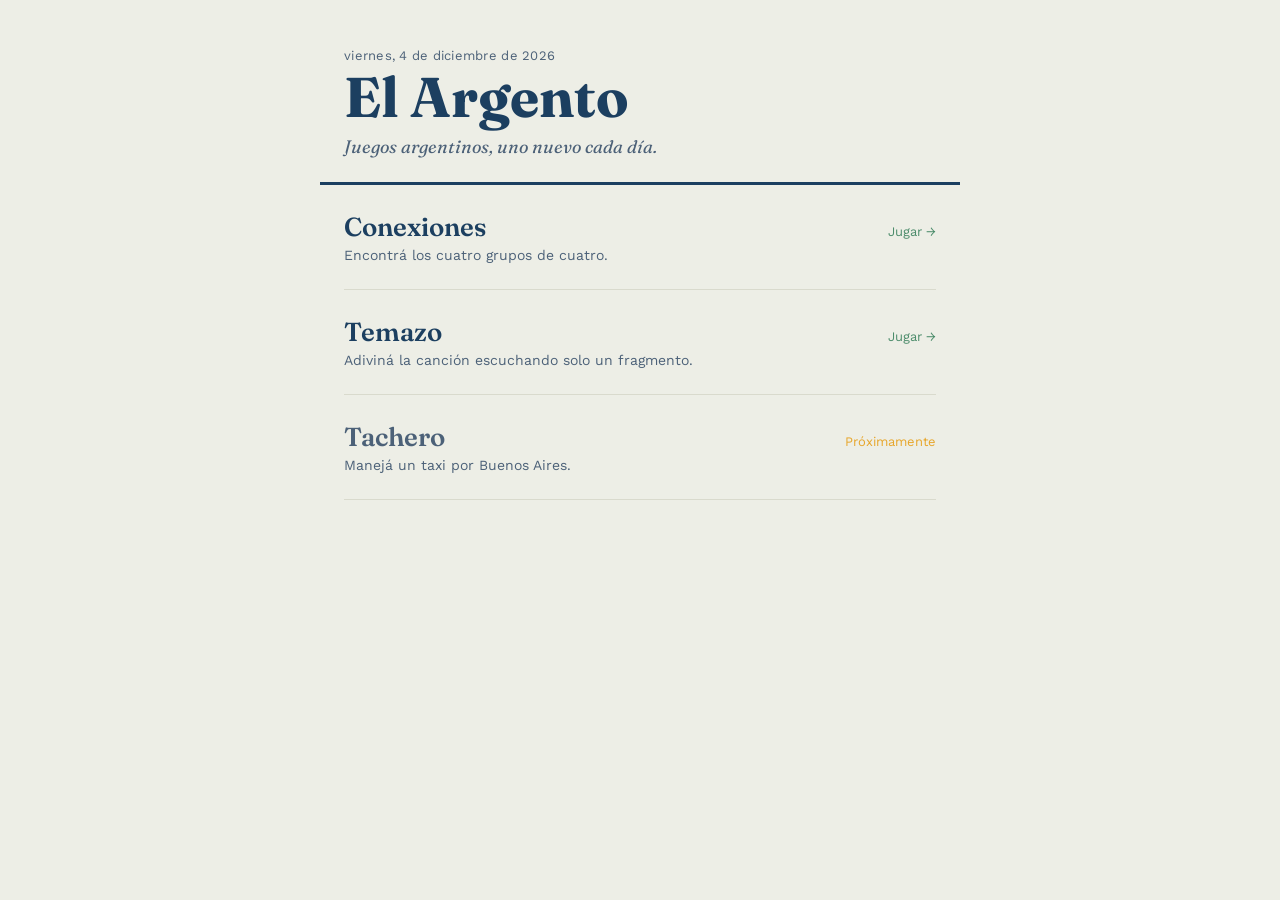
<file: index.html>
<!DOCTYPE html>
<html lang="es">
<head>
<meta charset="UTF-8">
<meta name="viewport" content="width=device-width, initial-scale=1.0">
<title>El Argento: Juegos</title>
<link rel="stylesheet" href="style.css">
</head>
<body>

<header class="masthead">
  <p class="dateline" id="dateline"></p>
  <h1>El Argento</h1>
  <p class="tagline">Juegos argentinos, uno nuevo cada día.</p>
</header>

<main>
  <ul class="game-list">
    <li>
      <a class="game-row active" href="conexiones.html">
        <div>
          <div class="game-name">Conexiones</div>
          <div class="game-desc">Encontrá los cuatro grupos de cuatro.</div>
        </div>
        <div class="game-status">Jugar →</div>
      </a>
    </li>
        <li>
      <a class="game-row active" href="temazo.html">
        <div>
          <div class="game-name">Temazo</div>
          <div class="game-desc">Adiviná la canción escuchando solo un fragmento.</div>
        </div>
        <div class="game-status">Jugar →</div>
      </a>
    </li>
    <li>
      <div class="game-row disabled">
        <div>
          <div class="game-name">Tachero</div>
          <div class="game-desc">Manejá un taxi por Buenos Aires.</div>
        </div>
        <div class="game-status">Próximamente</div>
      </div>
    </li>
  </ul>
</main>

<script>
  const dateEl = document.getElementById('dateline');
  const today = new Date();
  dateEl.textContent = today.toLocaleDateString('es-AR', { weekday: 'long', day: 'numeric', month: 'long', year: 'numeric' });
</script>

</body>
</html>
</file>
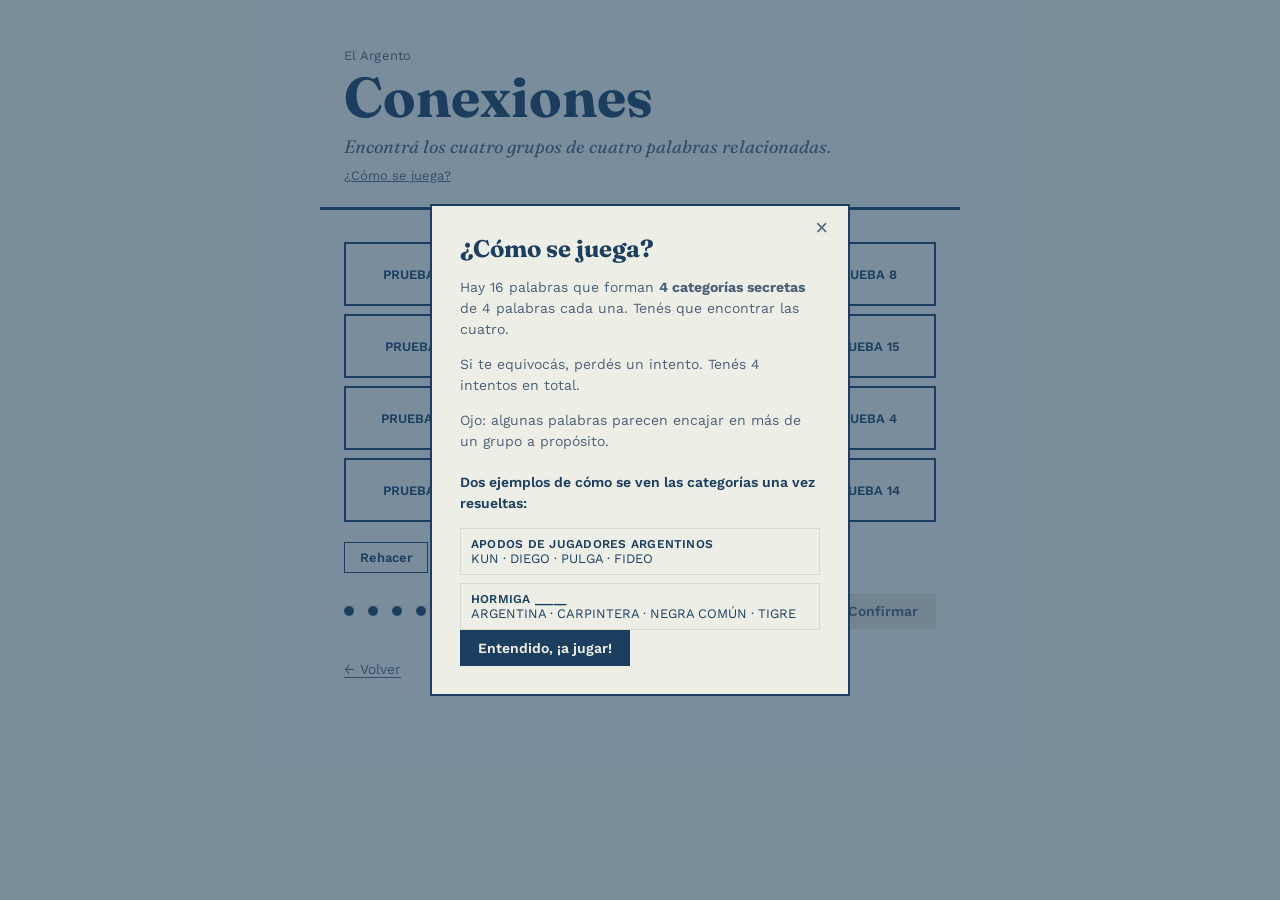
<file: conexiones.html>
<!DOCTYPE html>
<html lang="es">
<head>
<meta charset="UTF-8">
<meta name="viewport" content="width=device-width, initial-scale=1.0">
<title>Conexiones — El Argento</title>
<link rel="stylesheet" href="style.css">
</head>
<body>

<body>

<div class="modal-overlay" id="howToPlay">
  <div class="modal-panel">
   <button class="modal-close" id="closeHowToPlayX">×</button>
    <h2>¿Cómo se juega?</h2>
    <p>Hay 16 palabras que forman <strong>4 categorías secretas</strong> de 4 palabras cada una. Tenés que encontrar las cuatro.</p>
    <p>Si te equivocás, perdés un intento. Tenés 4 intentos en total.</p>
    <p>Ojo: algunas palabras parecen encajar en más de un grupo a propósito.</p>
    <p class="example-label">Dos ejemplos de cómo se ven las categorías una vez resueltas:</p>
    <div class="example-row">
      <div class="example-cat">Apodos de jugadores argentinos</div>
      <div class="example-words">KUN · DIEGO · PULGA · FIDEO</div>
    </div>
    <div class="example-row">
      <div class="example-cat">Hormiga _____</div>
      <div class="example-words">ARGENTINA · CARPINTERA · NEGRA COMÚN · TIGRE</div>
    </div>
    <button class="submit" id="closeHowToPlay">Entendido, ¡a jugar!</button>
  </div>
</div>

<header class="masthead">
  <p class="dateline">El Argento</p>
  <h1>Conexiones</h1>
  <p class="tagline">Encontrá los cuatro grupos de cuatro palabras relacionadas.</p>
  <button class="link-btn" id="openHowToPlay">¿Cómo se juega?</button>
</header>
<main>
  <div id="solved" class="solved"></div>
  <div id="grid" class="grid"></div>
  <div class="secondary-controls">
    <button class="secondary" id="resetBtn">Rehacer</button>
    <button class="secondary" id="shuffleBtn">Mezclar</button>
  </div>
  <div class="controls">
    <div class="tries" id="tries"></div>
    <button class="submit" id="submitBtn" disabled>Confirmar</button>
  </div>

  <p class="toast" id="message"></p>

  <a class="back-link" href="index.html">← Volver</a>
</main>

<script src="data/puzzles.js"></script>
<script src="conexiones.js"></script>

</body>
</html>
</file>
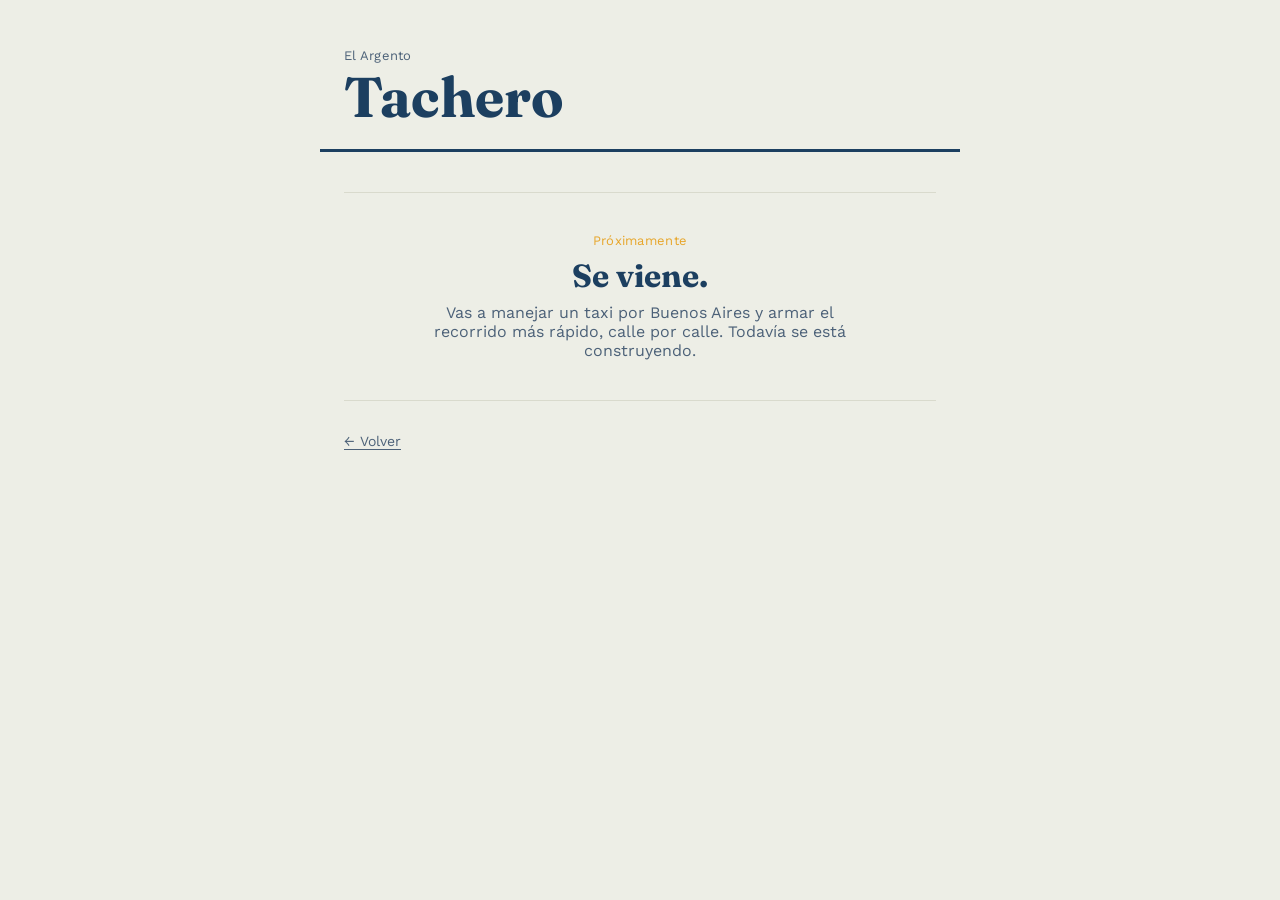
<file: tachero.html>
<!DOCTYPE html>
<html lang="es">
<head>
<meta charset="UTF-8">
<meta name="viewport" content="width=device-width, initial-scale=1.0">
<title>Tachero — El Argento</title>
<link rel="stylesheet" href="style.css">
</head>
<body>

<header class="masthead">
  <p class="dateline">El Argento</p>
  <h1>Tachero</h1>
</header>

<main>
  <div class="coming-soon">
    <p class="badge">Próximamente</p>
    <h2>Se viene.</h2>
    <p>Vas a manejar un taxi por Buenos Aires y armar el recorrido más rápido, calle por calle. Todavía se está construyendo.</p>
  </div>
  <a class="back-link" href="index.html">← Volver</a>
</main>

</body>
</html>
</file>
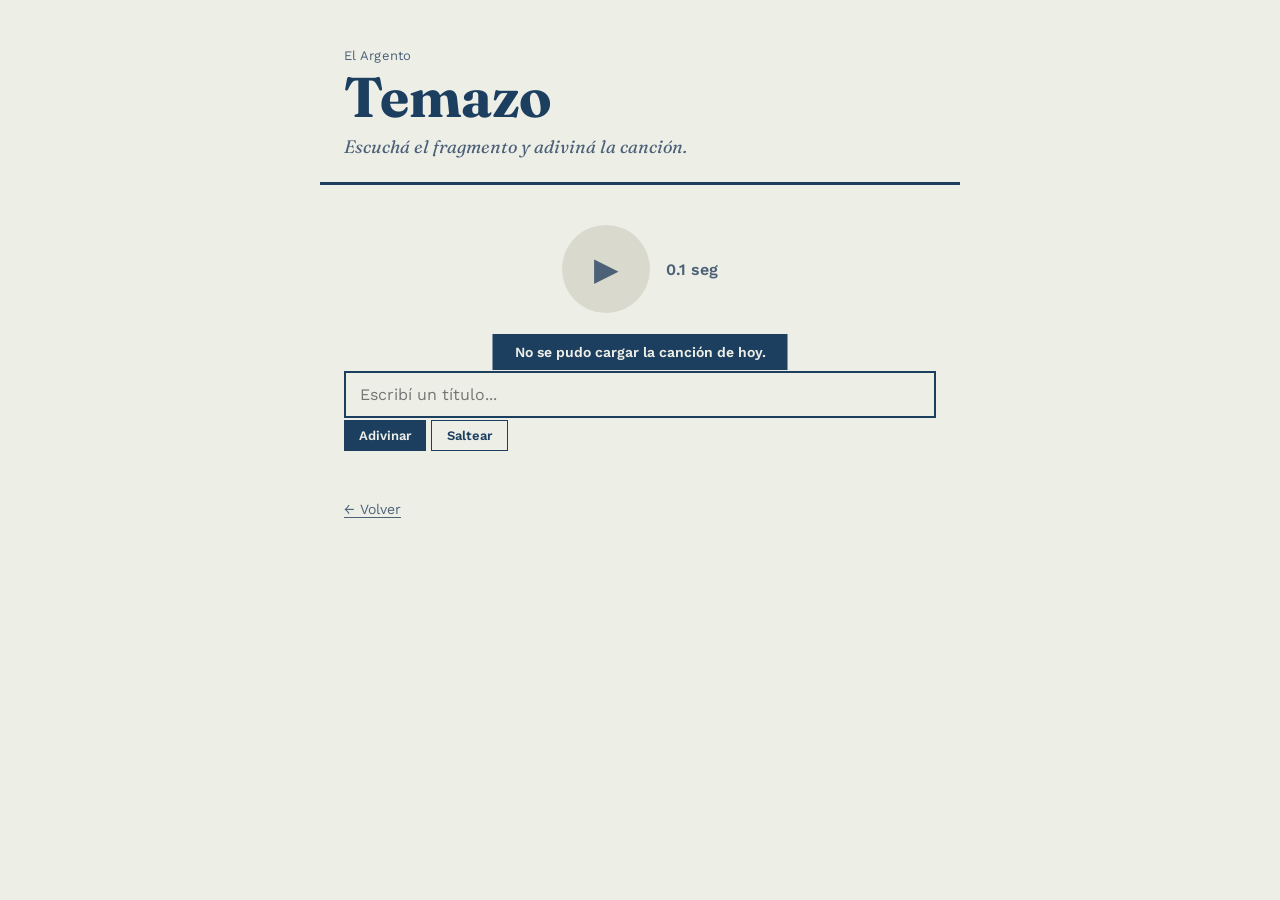
<file: temazo.html>
<!DOCTYPE html>
<html lang="es">
<head>
<meta charset="UTF-8">
<meta name="viewport" content="width=device-width, initial-scale=1.0">
<title>Temazo — El argento</title>
<link rel="stylesheet" href="style.css">
</head>
<body>

<header class="masthead">
  <p class="dateline">El Argento</p>
  <h1>Temazo </h1>
  <p class="tagline">Escuchá el fragmento y adiviná la canción.</p>
</header>

<main>
  <div class="player">
    <button class="play-btn" id="playBtn" disabled>▶</button>
    <div class="duration-label" id="durationLabel">0.1 seg</div>
  </div>

  <div class="tries" id="tries"></div>

  <div class="guess-form">
    <div class="autocomplete-wrap">
      <input type="text" id="guessInput" placeholder="Escribí un título..." autocomplete="off">
      <div class="autocomplete-list" id="autocompleteList"></div>
    </div>
    <button class="submit" id="guessBtn">Adivinar</button>
    <button class="secondary" id="skipBtn">Saltear</button>
  </div>

  <p class="toast" id="message"></p>

  <div id="guessHistory" class="song-history"></div>

  <div id="reveal" class="reveal" style="display:none"></div>

  <a class="back-link" href="index.html">← Volver</a>
</main>

<script src="data/canciones.js"></script>
<script src="temazo.js"></script>

</body>
</html>
</file>
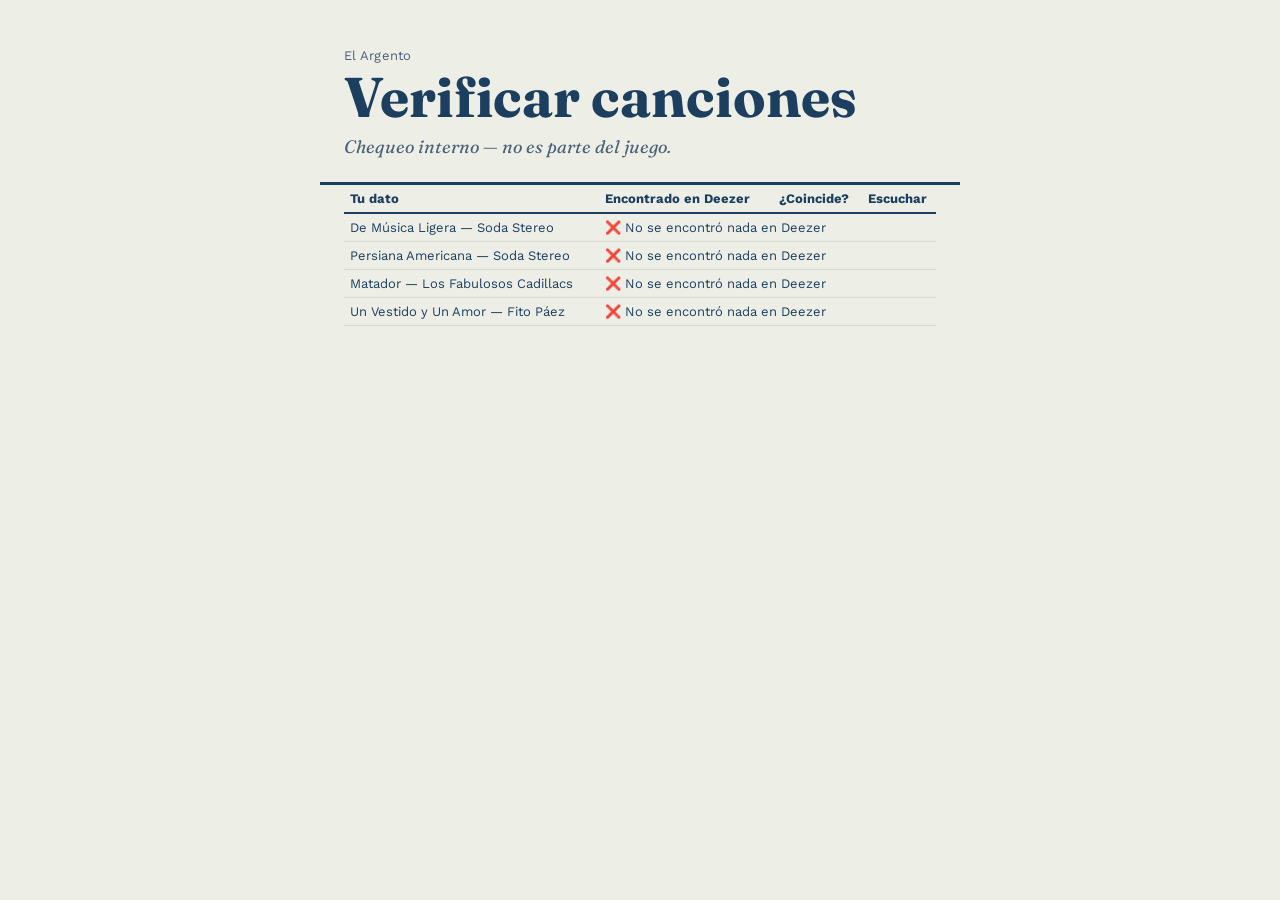
<file: verificar.html>
<!DOCTYPE html>
<html lang="es">
<head>
<meta charset="UTF-8">
<title>Verificar canciones — El Argento</title>
<link rel="stylesheet" href="style.css">
</head>
<body>

<header class="masthead">
  <p class="dateline">El Argento</p>
  <h1>Verificar canciones</h1>
  <p class="tagline">Chequeo interno — no es parte del juego.</p>
</header>

<main>
  <table style="width:100%;border-collapse:collapse;font-family:var(--sans);font-size:13px;">
    <thead>
      <tr>
        <th style="text-align:left;padding:6px;border-bottom:2px solid var(--ink);">Tu dato</th>
        <th style="text-align:left;padding:6px;border-bottom:2px solid var(--ink);">Encontrado en Deezer</th>
        <th style="padding:6px;border-bottom:2px solid var(--ink);">¿Coincide?</th>
        <th style="padding:6px;border-bottom:2px solid var(--ink);">Escuchar</th>
      </tr>
    </thead>
    <tbody id="resultsBody"></tbody>
  </table>
</main>

<script src="data/canciones.js"></script>
<script src="verificar.js"></script>

</body>
</html>
</file>
<file: style.css>
@import url('https://fonts.googleapis.com/css2?family=Fraunces:opsz,wght@9..144,400;9..144,600;9..144,700&family=Work+Sans:wght@400;500;600&display=swap');

:root{
  --paper: #EDEEE6;
  --paper-line: #D9DACD;
  --ink: #1C3F60;
  --ink-soft: #4C6178;
  --gold: #E7A62B;
  --correct: #4C8C6B;
  --wrong: #C4453B;
  --serif: 'Fraunces', serif;
  --sans: 'Work Sans', sans-serif;
}

*{ box-sizing: border-box; }

body{
  margin: 0;
  background: var(--paper);
  color: var(--ink);
  font-family: var(--sans);
  min-height: 100vh;
  -webkit-text-size-adjust: 100%;
  text-size-adjust: 100%;
}
.masthead{
  max-width: 640px;
  margin: 0 auto;
  padding: 48px 24px 24px;
  text-align: left;
  border-bottom: 3px solid var(--ink);
}

.masthead .dateline{
  font-family: var(--sans);
  font-size: 13px;
  letter-spacing: 0.02em;
  color: var(--ink-soft);
  margin: 0 0 6px;
}

.masthead h1{
  font-family: var(--serif);
  font-weight: 700;
  font-size: 56px;
  line-height: 1;
  margin: 0;
}

.masthead p.tagline{
  font-family: var(--serif);
  font-style: italic;
  font-size: 18px;
  color: var(--ink-soft);
  margin: 10px 0 0;
}

main{
  max-width: 640px;
  margin: 0 auto;
  padding: 0 24px 64px;
}

.game-list{
  list-style: none;
  margin: 0;
  padding: 0;
}

.game-row{
  display: flex;
  align-items: baseline;
  justify-content: space-between;
  gap: 16px;
  padding: 26px 0;
  border-bottom: 1px solid var(--paper-line);
  text-decoration: none;
  color: var(--ink);
}

.game-row .game-name{
  font-family: var(--serif);
  font-size: 26px;
  font-weight: 600;
}

.game-row .game-desc{
  font-family: var(--sans);
  font-size: 14px;
  color: var(--ink-soft);
  margin-top: 4px;
}

.game-row .game-status{
  font-family: var(--sans);
  font-size: 13px;
  white-space: nowrap;
}

.game-row.active .game-status{ color: var(--correct); }
.game-row.disabled{
  color: var(--ink-soft);
  cursor: default;
  pointer-events: none;
}
.game-row.disabled .game-status{ color: var(--gold); }

.back-link{
  display: inline-block;
  margin: 32px 0 0;
  font-family: var(--sans);
  font-size: 14px;
  color: var(--ink-soft);
  text-decoration: none;
  border-bottom: 1px solid var(--ink-soft);
}


.link-btn{
  display: block;
  background: none;
  border: none;
  font-family: var(--sans);
  font-size: 13px;
  color: var(--ink-soft);
  text-decoration: underline;
  cursor: pointer;
  padding: 0;
  margin-top: 10px;
}

.modal-overlay{
  position: fixed;
  inset: 0;
  background: rgba(28,63,96,0.55);
  display: flex;
  align-items: center;
  justify-content: center;
  padding: 24px;
  opacity: 0;
  pointer-events: none;
  transition: opacity 0.2s;
  z-index: 20;
}

.modal-overlay.show{
  opacity: 1;
  pointer-events: auto;
}


.modal-panel{
  position: relative;
  background: var(--paper);
  border: 2px solid var(--ink);
  max-width: 420px;
  padding: 28px;
  font-family: var(--sans);
}

.modal-close{
  position: absolute;
  top: 10px;
  right: 14px;
  background: none;
  border: none;
  font-size: 22px;
  line-height: 1;
  color: var(--ink-soft);
  cursor: pointer;
}

.modal-panel h2{
  font-family: var(--serif);
  margin: 0 0 12px;
}

.modal-panel p{
  font-size: 14px;
  color: var(--ink-soft);
  line-height: 1.5;
}

.example-label{
  font-weight: 600;
  color: var(--ink) !important;
  margin-top: 20px !important;
}

.example-row{
  border: 1px solid var(--paper-line);
  padding: 8px 10px;
  margin-top: 8px;
  font-size: 13px;
}

.example-row .example-cat{
  font-weight: 600;
  text-transform: uppercase;
  font-size: 12px;
  letter-spacing: 0.02em;
}

/* Conexiones */
.grid{
  display: grid;
  grid-template-columns: repeat(4, 1fr);
  gap: 8px;
  margin-top: 32px;
}

.tile{
  height: 64px;
  border: 2px solid var(--ink);
  background: var(--paper);
  color: var(--ink);
  font-family: var(--sans);
  font-weight: 600;
  font-size: 13px;
  text-align: center;
  display: flex;
  align-items: center;
  justify-content: center;
  padding: 6px;
  cursor: pointer;
  user-select: none;
  transition: background 0.15s, color 0.15s, transform 0.1s;
}

.tile.selected{
  background: var(--ink);
  color: var(--paper);
}

.tile.solved{
  cursor: default;
  border-color: transparent;
}

.tile.shake{
  animation: shake 0.4s;
}

.tile.wrong{
  background: #B9BBB2;
  border-color: #B9BBB2;
  color: var(--paper);
}

.tile.correct-flash{
  animation: correctPulse 0.5s;
}

@keyframes correctPulse{
  0%{ transform: scale(1); }
  35%{ transform: scale(1.06); }
  100%{ transform: scale(1); opacity: 0.15; }
}

@keyframes shake{
  0%,100%{ transform: translateX(0); }
  20%{ transform: translateX(-6px); }
  40%{ transform: translateX(6px); }
  60%{ transform: translateX(-4px); }
  80%{ transform: translateX(4px); }
}

.solved-row{
  display: flex;
  flex-direction: column;
  align-items: center;
  justify-content: center;
  padding: 10px;
  margin-bottom: 8px;
  font-family: var(--sans);
  animation: reveal 0.3s ease;
}

@keyframes reveal{
  from{ opacity: 0; transform: scale(0.96); }
  to{ opacity: 1; transform: scale(1); }
}

.solved-row .cat-name{
  font-weight: 600;
  font-size: 13px;
  text-transform: uppercase;
  letter-spacing: 0.03em;
}

.solved-row .cat-words{
  font-size: 13px;
  margin-top: 2px;
}

.controls{
  display: flex;
  align-items: center;
  justify-content: space-between;
  margin-top: 20px;
  font-family: var(--sans);
  font-size: 14px;
}

.secondary-controls{
  display: flex;
  gap: 10px;
  margin-top: 20px;
}

button.secondary{
  font-family: var(--sans);
  font-weight: 600;
  font-size: 13px;
  background: transparent;
  color: var(--ink);
  border: 1px solid var(--ink);
  padding: 7px 15px;
  cursor: pointer;
}

button.secondary:hover{
  background: var(--ink);
  color: var(--paper);
}

.tries{
  display: flex;
  gap: 14px;
}

.try-dot{
  width: 10px;
  height: 10px;
  border-radius: 50%;
  background: var(--ink);
}

.try-dot.used{ background: var(--paper-line); }

button.submit{
  font-family: var(--sans);
  font-weight: 600;
  font-size: 14px;
  background: var(--ink);
  color: var(--paper);
  border: none;
  padding: 10px 18px;
  cursor: pointer;
}

button.submit:disabled{
  background: var(--paper-line);
  color: var(--ink-soft);
  cursor: default;
}

.toast{
  position: fixed;
  top: 320px;
  left: 50%;
  transform: translateX(-50%) translateY(-10px);
  background: var(--ink);
  color: var(--paper);
  font-family: var(--sans);
  font-weight: 600;
  font-size: 14px;
  padding: 10px 22px;
  opacity: 0;
  pointer-events: none;
  transition: opacity 0.2s, transform 0.2s;
  z-index: 10;
}

.toast.show{
  opacity: 1;
  transform: translateX(-50%) translateY(0);
}
.coming-soon{
  margin-top: 40px;
  padding: 40px 0;
  text-align: center;
  border-top: 1px solid var(--paper-line);
  border-bottom: 1px solid var(--paper-line);
}

.coming-soon .badge{
  font-family: var(--sans);
  font-size: 13px;
  color: var(--gold);
  letter-spacing: 0.02em;
}

.coming-soon h2{
  font-family: var(--serif);
  font-size: 32px;
  margin: 8px 0;
}

.coming-soon p{
  font-family: var(--sans);
  color: var(--ink-soft);
  max-width: 420px;
  margin: 0 auto;
}

/* Temazo */
.player{
  display: flex;
  align-items: center;
  gap: 16px;
  margin-top: 32px;
}
.play-btn{
  width: 88px;
  height: 88px;
  border-radius: 50%;
  border: none;
  background: var(--ink);
  color: var(--paper);
  font-size: 30px;
  cursor: pointer;
  display: flex;
  align-items: center;
  justify-content: center;
  transition: transform 0.15s ease, box-shadow 0.15s ease;
}

.play-btn:active{
  transform: scale(0.94);
}

.play-btn.playing{
  animation: pulse 1.4s infinite;
}

@keyframes pulse{
  0%{ box-shadow: 0 0 0 0 rgba(28,63,96,0.35); }
  70%{ box-shadow: 0 0 0 16px rgba(28,63,96,0); }
  100%{ box-shadow: 0 0 0 0 rgba(28,63,96,0); }
}

.play-btn:disabled{
  background: var(--paper-line);
  color: var(--ink-soft);
  cursor: default;
}

.duration-label{
  font-family: var(--sans);
  font-weight: 600;
  font-size: 14px;
  color: var(--ink-soft);
}

.player{
  justify-content: center;
  margin-top: 40px;
}

.player + .tries{
  justify-content: center;
  margin: 24px 0;
}

.song-history{
  margin-top: 20px;
  display: flex;
  flex-direction: column;
  gap: 6px;
}

.song-row{
  font-family: var(--sans);
  font-size: 14px;
  color: var(--ink-soft);
  text-decoration: line-through;
  padding: 6px 0;
  border-bottom: 1px solid var(--paper-line);
}

.song-row.correct{
  color: var(--correct);
  text-decoration: none;
  font-weight: 600;
}

.reveal{
  margin-top: 24px;
  padding: 20px;
  border: 2px solid var(--ink);
}

.reveal-title{
  font-family: var(--serif);
  font-size: 22px;
  margin: 0;
}

.reveal-artist{
  font-family: var(--sans);
  color: var(--ink-soft);
  margin: 4px 0 12px;
}

.play-btn{
  width: 88px;
  height: 88px;
  font-size: 32px;
}

.duration-label{
  font-size: 16px;
}

.autocomplete-wrap{
  position: relative;
  flex: 1;
}

#guessInput{
  width: 100%;
  font-family: var(--sans);
  font-size: 16px;
  padding: 12px 14px;
  border: 2px solid var(--ink);
  background: var(--paper);
  color: var(--ink);
}

.autocomplete-list{
  position: absolute;
  top: 100%;
  left: 0;
  right: 0;
  background: var(--paper);
  border: 2px solid var(--ink);
  border-top: none;
  max-height: 220px;
  overflow-y: auto;
  z-index: 15;
  display: none;
}

.autocomplete-list.show{
  display: block;
}

.autocomplete-item{
  padding: 10px 12px;
  font-family: var(--sans);
  font-size: 14px;
  cursor: pointer;
}

.autocomplete-item:hover{
  background: var(--ink);
  color: var(--paper);
}

.guess-form{
  gap: 20px;
}

.guess-form .submit{
  padding: 8px 15px;
  font-size: 13px;
  margin-left: 2px;
}

.song-row.skipped{
  text-decoration: none;
  font-style: italic;
}

.guess-form button{
  position: relative;
  top: 2px;
  right: 2px;
}

#skipBtn{
  padding-bottom: 7px;
}
</file>
